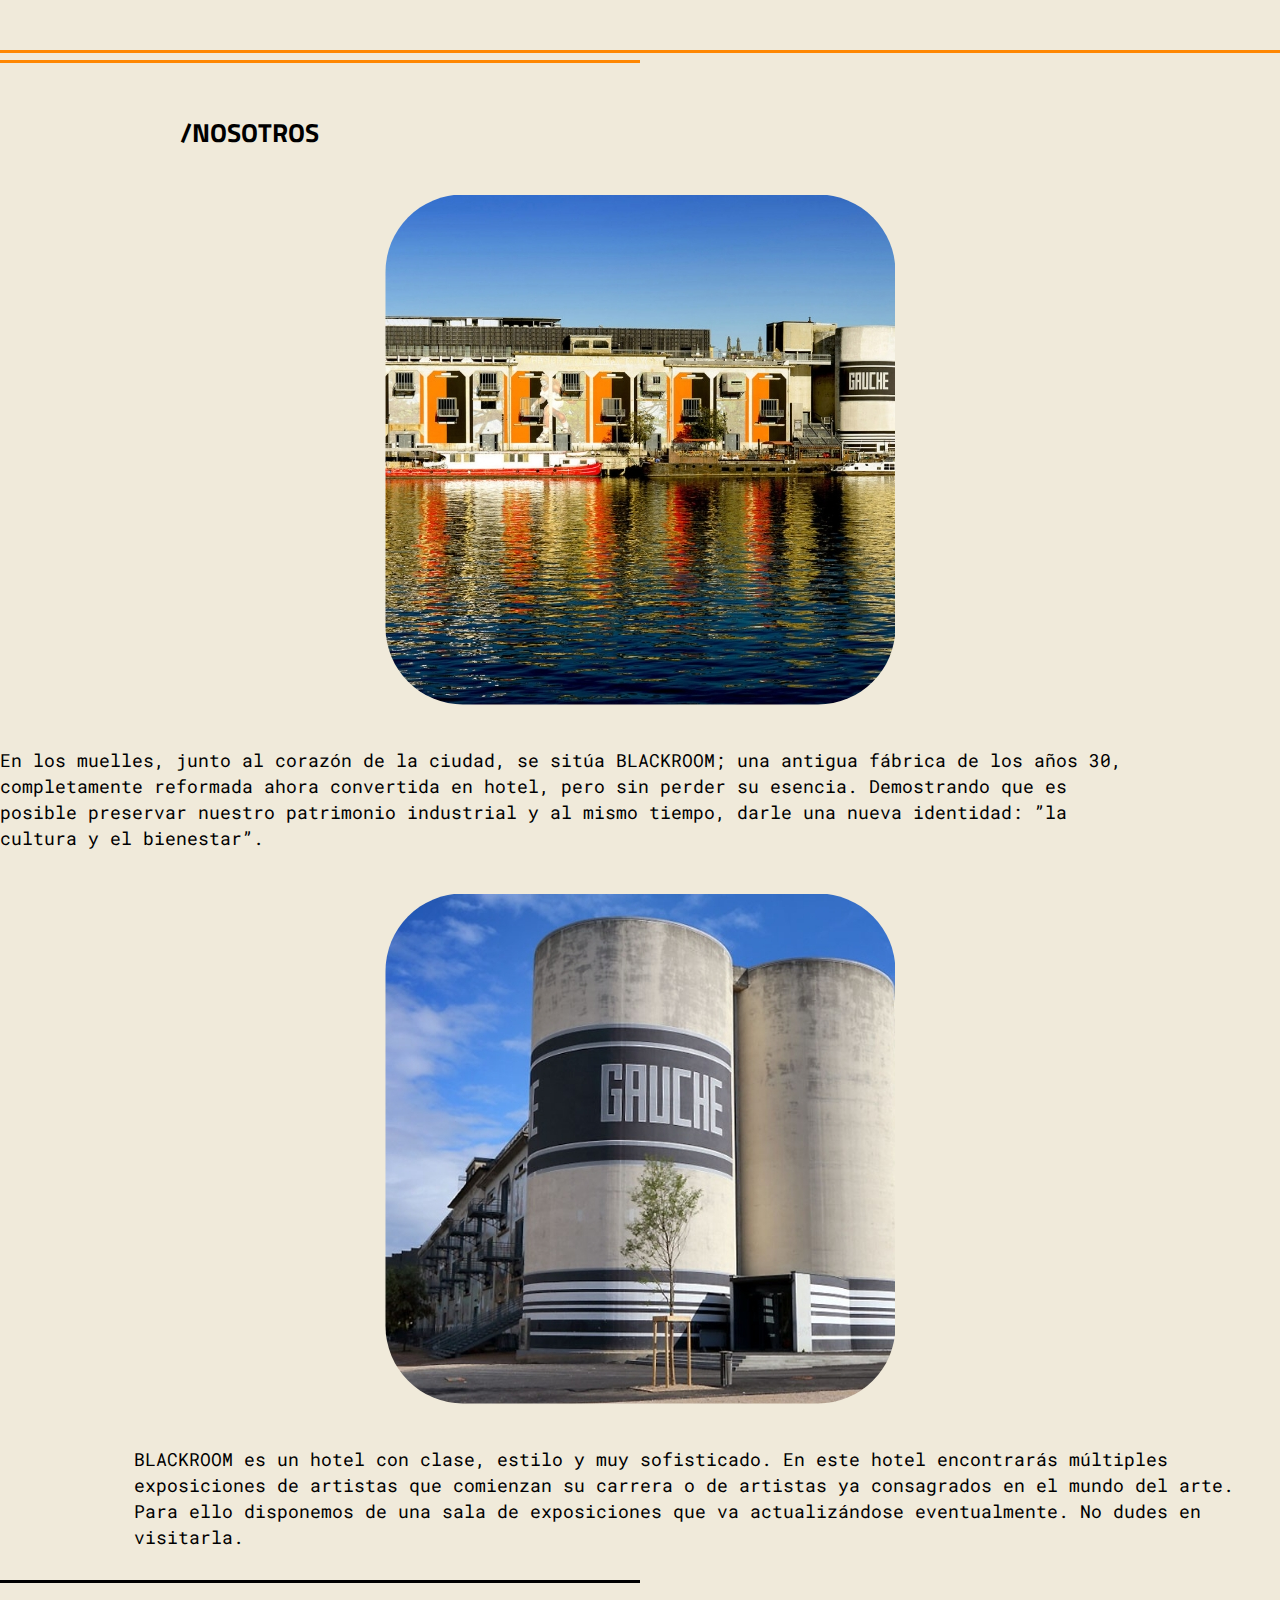
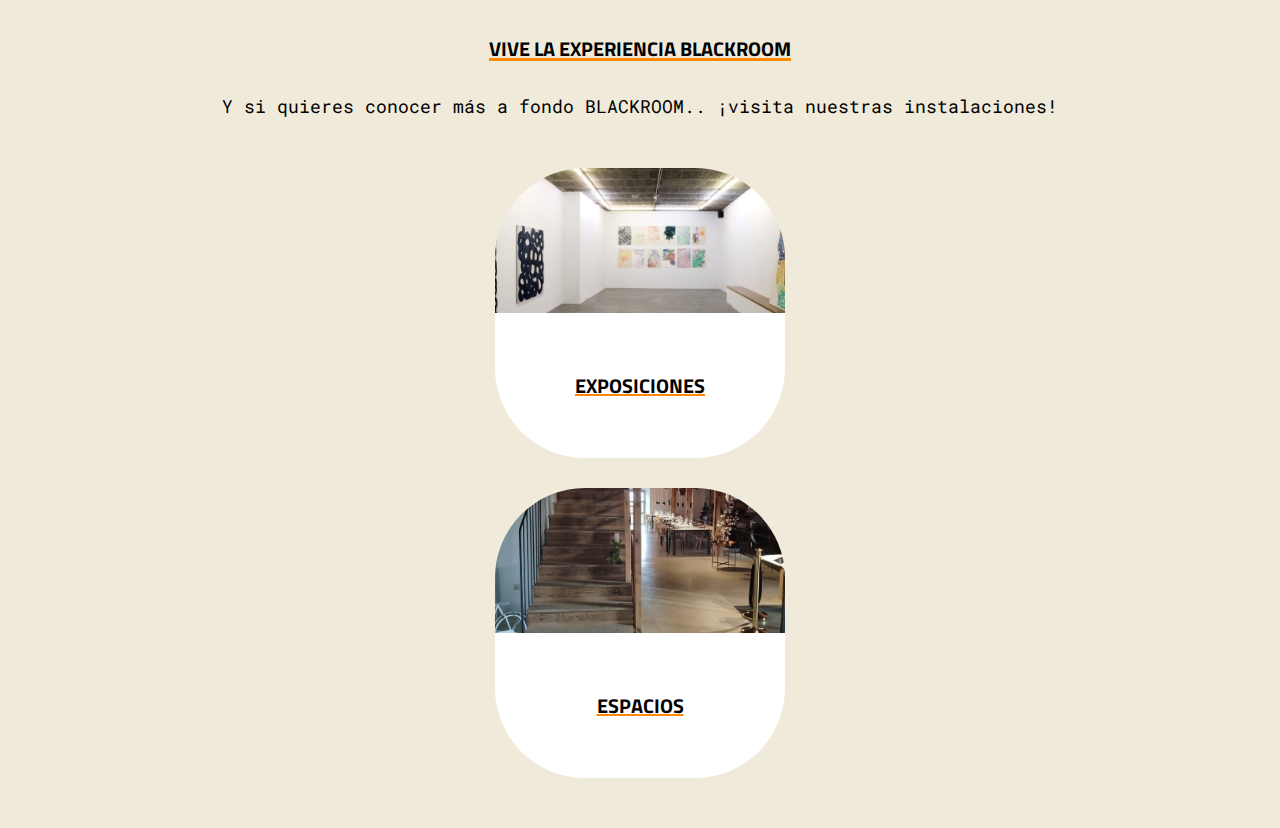
<file: nosotros.html>
<!DOCTYPE html>
<html lang="en">
    <head>
        <meta charset="UTF-8">
        <meta http-equiv="X-UA-Compatible" content="IE=edge">
        <meta name="viewport" content="width=device-width, initial-scale=1.0">
        <title>Blackroom</title>
        <link rel="preconnect" href="https://fonts.googleapis.com">
        <link rel="preconnect" href="https://fonts.gstatic.com" crossorigin>
        <link href="https://fonts.googleapis.com/css2?family=Roboto+Mono:wght@400;600&family=Titillium+Web:wght@700&display=swap" rel="stylesheet">
        <link href="https://cdn.jsdelivr.net/npm/bootstrap@5.1.3/dist/css/bootstrap.min.css" rel="stylesheet" integrity="sha384-1BmE4kWBq78iYhFldvKuhfTAU6auU8tT94WrHftjDbrCEXSU1oBoqyl2QvZ6jIW3" crossorigin="anonymous">
        <link rel="stylesheet" href="css/style.css">
    </head>
<body>
<main class="container">
    <section class="nosotros">
        <div class="borde__nueve"></div>
        <div class="borde__diez"></div>

        <h2 class="nosotros__titulo">/Nosotros</h2>

                <div class="row g-0">    
                    <div class="tajeta__nosotros d-flex-column d-lg-flex align-items-center">
                        <figure class="nosotros__imagen col-12 col-lg-7">
                            <img src="img/hotel__rio.jpg" class="nosotros__foto" alt="vistas panorámicas del hotel Blackroom">
                        </figure> 

                        <p class="nosotros__texto col-12 col-lg-5">En los muelles, junto al corazón de la ciudad, se sitúa BLACKROOM; una antigua fábrica de los años 30, completamente reformada ahora convertida en hotel, pero sin perder su esencia. Demostrando que es posible preservar 
                            nuestro patrimonio industrial y al mismo tiempo, darle una nueva identidad: ”la cultura y el bienestar”.
                        </p>
                    </div>    
                </div>

                <div class="row g-0">
                    <div class="tajeta__nosotros d-flex-column d-lg-flex align-items-center">
                        <figure class="nosotros__imagen col-lg-7 order-2">
                            <img src="img/gauche.jpg" class="gauche__foto" alt="lateral del hotel Blackroom. Antigua chimenea. Rótulo Gauche">
                        </figure> 
                    
                        <p class="gauche__texto col-lg-5 order-1">
                            BLACKROOM es un hotel con clase, estilo y muy sofisticado.
                            En este hotel encontrarás múltiples exposiciones de artistas que comienzan su carrera o de artistas ya consagrados en el mundo del arte.  
                            Para ello disponemos de una sala de exposiciones que va actualizándose eventualmente. No dudes en visitarla.
                        </p>
                    </div>    
                </div>
                    
        


        <div class="separador__nosotros"></div>

        <h3 class="subtitulo__nosotros">Vive la experiencia Blackroom</h3>
        <p class="texto__subtitulo__nosotros">Y si quieres conocer más a fondo BLACKROOM.. ¡visita nuestras instalaciones!</p>
    

        <div class="row g-0">
                <div class="tarjeta__expo col-md-6">
                    <a href="../html blackroom/expo.html">
                    <div>
                        <img src="img/salaexpo.jpg" class="foto__expo" alt="sala de exposiciones Blackroom">
                    </div>
                    <div class="dato__expo">
                        <h3 class="titulo__expo">Exposiciones</h3>
                    </div>
                    </a>
                </div>
            
                <div class="tarjeta__espacios col-md-6">
                    <a href="../html blackroom/espacios.html">
                    <div>
                        <img src="img/escalera.jpg" class="foto__espacios" alt="entrada, hall Blackroom hotel">
                    </div>
                    <div class="dato__espacios">
                        <h3 class="titulo__espacios">Espacios</h3>
                    </div>
                    </a> 
                </div>
        </div>
    </section>

</main>

<script src="https://cdn.jsdelivr.net/npm/bootstrap@5.2.0-beta1/dist/js/bootstrap.bundle.min.js" integrity="sha384-pprn3073KE6tl6bjs2QrFaJGz5/SUsLqktiwsUTF55Jfv3qYSDhgCecCxMW52nD2" crossorigin="anonymous"></script>
</body>
</html>
</file>
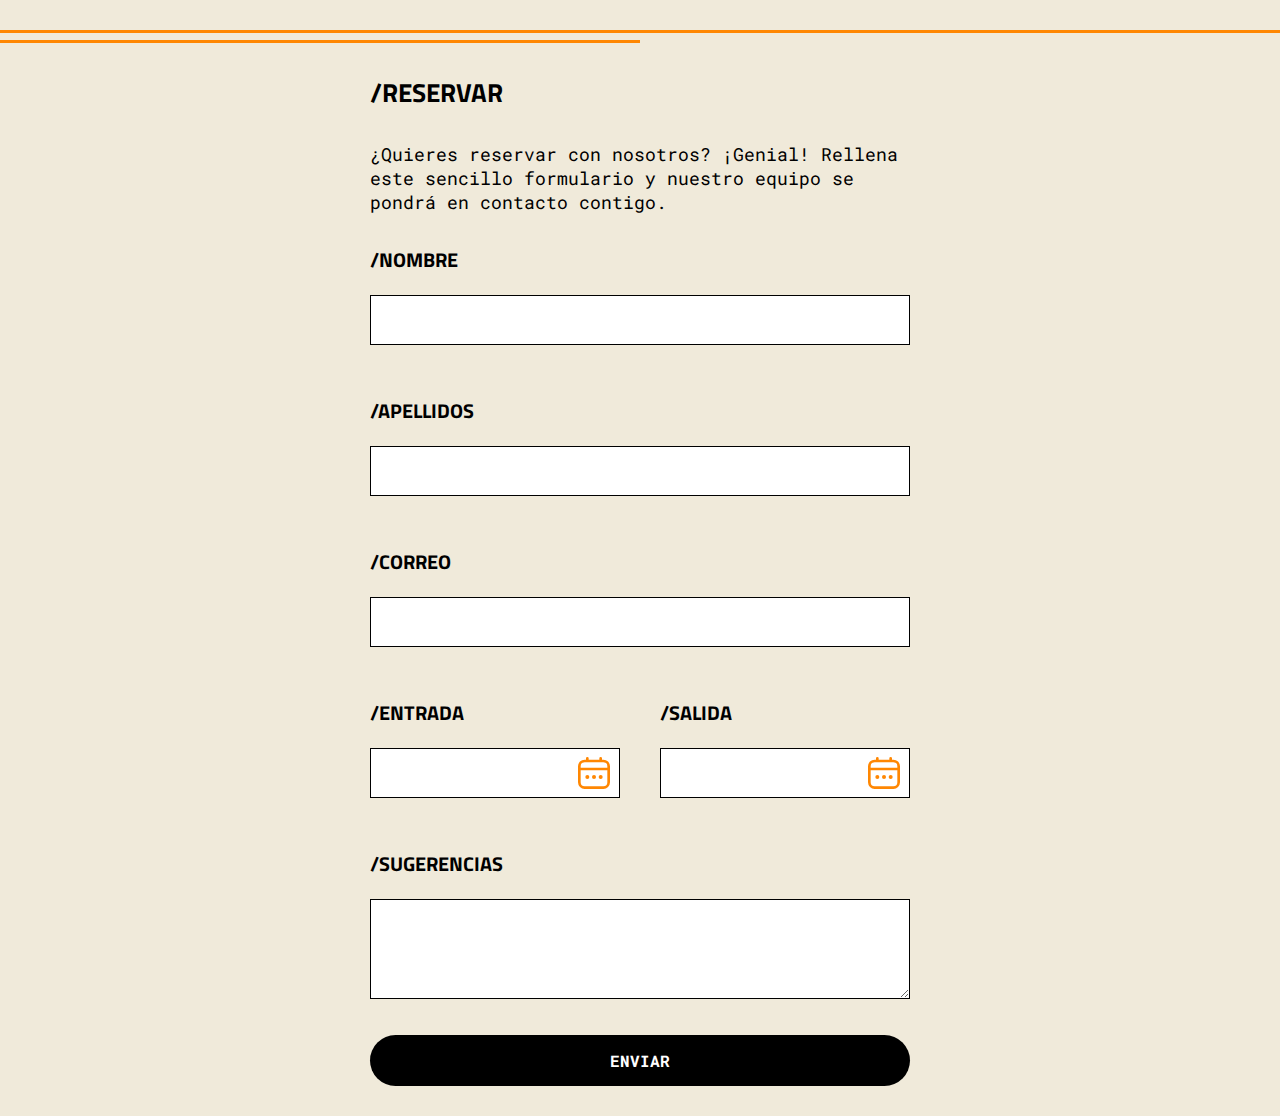
<file: reservar.html>
<!DOCTYPE html>
<html lang="en">
    <head>
        <meta charset="UTF-8">
        <meta http-equiv="X-UA-Compatible" content="IE=edge">
        <meta name="viewport" content="width=device-width, initial-scale=1.0">
        <title>Blackroom</title>
        <link rel="preconnect" href="https://fonts.googleapis.com">
        <link rel="preconnect" href="https://fonts.gstatic.com" crossorigin>
        <link href="https://fonts.googleapis.com/css2?family=Roboto+Mono:wght@400;600&family=Titillium+Web:wght@700&display=swap" rel="stylesheet">
        <link href="https://cdn.jsdelivr.net/npm/bootstrap@5.1.3/dist/css/bootstrap.min.css" rel="stylesheet" integrity="sha384-1BmE4kWBq78iYhFldvKuhfTAU6auU8tT94WrHftjDbrCEXSU1oBoqyl2QvZ6jIW3" crossorigin="anonymous">
        <link rel="stylesheet" href="css/style.css">
    </head>
<body>
<main class="container">
    <section class="reservar">
        <div class="borde__trece"></div>
        <div class="borde__catorce"></div>

        <h2 class="reservar__titulo">/Reservar</h2>
        <p class="reservar__texto">¿Quieres reservar con nosotros? ¡Genial! Rellena este sencillo formulario y nuestro equipo se pondrá en contacto contigo. 
        </p>

        <div class="separador"></div>

        <section class="formulario">
            <form>
                <h3 class="reservar__subtitulos">/Nombre</h3>
                <input type="text" class="nombre">

                <h3 class="reservar__subtitulos">/Apellidos</h3>
                <input type="text" class="apellidos">

                <h3 class="reservar__subtitulos">/Correo</h3>
                <input type="text" class="email">

                <div class="check">
                    <div class="checkin">
                        <h3 class="reservar__subtitulos">/Entrada</h3>
                        <input type="text" class="entrada">
                    
                    </div>

                    <div class="checkout">
                        <h3 class="reservar__subtitulos">/Salida</h3>
                        <input type="text" class="salida">
                        
                    </div>
                </div>
                <h3 class="reservar__subtitulos">/Sugerencias</h3>
                <textarea class="sugerencias"></textarea>

                <input type="submit" value="enviar" class="enviar">
            </form>
        </section>

    </section>

</main>

<script src="https://cdn.jsdelivr.net/npm/bootstrap@5.2.0-beta1/dist/js/bootstrap.bundle.min.js" integrity="sha384-pprn3073KE6tl6bjs2QrFaJGz5/SUsLqktiwsUTF55Jfv3qYSDhgCecCxMW52nD2" crossorigin="anonymous"></script>
</body>
</html>
</file>
<file: css/style.css>
/* reset */
input,textarea {width:100%; outline:none; font-size:16px; resize:vertical;}
* {margin:0;box-sizing: border-box;}
ul {list-style: none;padding: 0; margin:0;}
img, figure {max-width: 100%;display: block;height: auto}
a {text-decoration: none; color: none;}
h1,h2,h3,h4,h5,h6, {margin:0; font-family: 'titillium web';}
p {margin:0; font-family: 'roboto mono';}

/* MI TEMA */

  /* PALETA */
:root {
    --naranja: #FF8702;
    --crema:#F0EADA;
}

body{
    font-family: 'Roboto Mono', monospace;
    font-family: 'Titillium Web', sans-serif;
    height: 100vh;
}

/*/////////////////////////////////////////////////////////////////////////
/////////////////////////////////INDEX/////////////////////////////////////
/////////////////////////////////////////////////////////////////////////*/

/*CABECERA INDEX*/

.cabecera { background-color: black; z-index:}

.cabecera__contenido {
    width: 100%;
    height: 50px;
    display: flex;
    justify-content: space-between;
    align-items: center;
    background-color: black;
    position: fixed;
}

.cabecera__logo { 
width: 150px;
height: 50px;
padding: 15px;
}

.cabecera__logo:hover { background-color: var(--naranja);}

.cabecera__burger{
    display: flex;
    flex-direction: column;
    justify-content: space-between;
    width: 50px;
    height: 50px;
    padding: 16px 12px;
    background-color: black;
}

.cabecera__burger > div {
    height:3px;
    background-color: var(--crema);
    transition: 0.5s;
}

.cabecera__nav{
    display: none;
    position: absolute;
    top:50px;
    left:0;
    background-color: black;
    width: 100%;
    height: calc(100vh - 50px);
}




#check:checked ~ .cabecera__burger .palitouno{
    transform: translateY(6px) rotate(-45deg);
    background-color: var(--naranja);
}

#check:checked ~ .cabecera__burger .palitotres{
    transform: translateY(-6px) rotate(-45deg);
    background-color: var(--naranja);
}

#check:checked ~ .cabecera__burger .palitodos{
    transform: rotate(45deg);
    background-color: var(--naranja);
}

#check:checked ~ .cabecera__nav {
    display: flex;
    align-items: center;
    justify-content: center;   
}


.cabecera__li{
    margin: 40px;
    text-align: left;
}

.cabecera__link{
    color: var(--naranja);
    font-family: 'titillium web';
    font-size: 22px;
    text-transform: uppercase;
    font-weight: bold;
}

.cabecera__link:hover { color: var(--crema);}


/* MENU INDEX */

/*portada*/

.container {
    max-width: 100%;
    background-color: transparent;
    margin:0;
    padding: 0;
}

.portada {
    background-color: black;
    padding-top: 70px;
    padding-bottom: 30px;
}

.borde__uno {
    width:100%;
    height: 3px;
    background-color:var(--crema);
    margin-bottom: 7px;   
    
}

.borde__dos {
    width:50%;
    height: 3px;
    background-color: var(--crema);
    margin-bottom: 30px;
}

.slogan {
    font-size: 22px;
    font-weight: bold;
    line-height: 21px;
    letter-spacing: 2px;
    color:var(--crema);
    text-transform: uppercase;
    text-align: center;
    margin: 30px 31px;
    margin-bottom: 30px;
}

.imagen__portada{
    border-radius: 30%;
    width: 290px;
    height: 290px;
    margin: auto;
}

.subportada{
    display: flex;
    flex-direction: column;
    align-items: center;
    justify-content: space-between;
    background-color: black;
}

.titulo {
    font-size: 22px;
    font-weight: bold;
    text-align: center;
    text-transform: uppercase;
    color:var(--naranja);
}

.fecha {
    font-size: 18px;
    font-weight: bold;
    color:var(--crema);
    padding-bottom: 30px;
    margin-left: 125px;
}

/*boton visitar*/
.div-boton { width: 128px;
    height:50px;
    border-radius: 30px;
    border: 3px solid var(--crema);
    padding-top: 4px;
    padding-left: 11px;
    margin: auto;
}
.div-boton a {color: var(--crema);}

.boton-personalizado { 
    font-family: 'Roboto mono';
    text-align: center;
    font-size: 23px;
    text-transform: uppercase;
    font-weight: bold;
}

/*servicios*/

.servicios{
    background-color: white;
    padding-top: 30px;
}

.borde__tres {
    width:100%;
    height: 3px;
    background-color: black;
    margin-bottom: 7px; 
    
}

.borde__cuatro {
    width:50%;
    height: 3px;
    background-color:black;
    margin-bottom: 30px;
}

.lujo, .eventos, .restaurante, .pet {
    font-family: 'titillium web';
    font-size: 20px;
    text-transform: uppercase;
    text-align: center;
    margin-bottom: 30px;
}

.icono__camara, .icono__utensilios, .icono__pet {margin: auto;
margin-bottom: 15px;}

.icono__lujo { 
    margin: auto;
    margin-bottom: 27px;
}



/*destacados*/
.destacados{
    background-color: var(--crema);
    padding-bottom: 30px;
    padding-top: 30px;
}

.borde__cinco {
    width:100%;
    height: 3px;
    background-color:var(--naranja);
    margin-bottom: 7px; 
}

.borde__seis{
    width:50%;
    height: 3px;
    background-color:var(--naranja);
    margin-bottom: 30px;
}

.destacados__subtitulo {
    font-family: 'roboto mono';
    font-size: 14px;
    text-transform: uppercase;
    font-weight: 600;
    margin-left: 15px;
    margin-top: 30px;
    margin-bottom: 15px;
}

.destacados__titulo, .destacados__titulo__apetit, .destacados__titulo__biblio, .destacados__titulo__descanso  {
    text-align: left;
    text-transform: uppercase;
    text-decoration: underline var(--naranja);
    font-weight: bold;
    font-size: 20px;
    margin-left: 80px;
    margin-right: 94px;
    margin-bottom: 15px;
}

.destacados__imagen {
    border-radius: 30%;
    margin: auto;
    margin-top: 15px;
    margin-bottom: 15px;
}

.naranja, .naranja__apetit, .naranja__biblio {
    width:120px;
    height:26px;
    background-color: var(--naranja);
    margin-left: 44px;
    margin-bottom: 15px;
}

.destacados__fecha {
    font-family:'Roboto Mono';
    font-size: 16px;
    padding-top: 4px;
    font-weight: bold;
    text-align: center;
    text-transform: uppercase;
}

.destacados__texto, .destacados__texto__apetit, .destacados__texto__biblio, .destacados__texto__reserva {
    margin: 0 44px;
    margin-bottom: 20px;
}

/*pildora__mas*/

.destacados__mas {display: none;}

.pildora__mas {position: relative;}

.saber__mas, .saber__mas__biblio, .saber__mas__apetit, 
.bonapetit__saber__mas, .biblioteca__saber__mas{
    position: relative;
    width: 50px;
    height: 50px;
    border-radius: 100%;
    border:3px solid black;
    margin: auto;
    padding: 15px;  
} 

.destacados__vertical{
    position: absolute;
    background-color:black;
    height: 26px;
    width: 3px;
    top: 0;
    left: 0;
    right: 0;
    bottom: 0;
    margin: auto;
}  

.destacados__horizontal{
    position: absolute;
    background-color: black;
    height: 3px;
    width: 26px;
    top:0;
    left: 0;
    right: 0;
    bottom: 0;
    margin: auto;
}  

.separador {
    width:50%;
    height: 3px;
    background-color:black;
    margin-bottom: 30px;
    margin-top: 30px;
}

.boton__reserva a { color:var(--crema);}

.boton__reserva {
    display: block;
    width: 100px;
    height: 35px ;
    text-align: center;
    background-color: black;
    text-transform: uppercase;
    font-family: 'Roboto mono';
    font-size: 14px;
    font-weight: bold;
    margin: auto;
    border-radius: 40px;
    padding: 9px;
    padding-bottom: 30px;
}

    .boton-personalizado:hover { color:black;}

    .div-boton:hover {
        background-color: var(--crema);
    }

    .div-boton:hover .boton-personalizado {color:black}

    .cabecera__link:hover { color: var(--crema);}

    

    .boton__reserva a:hover { color:var(--naranja);}


    .saber__mas__apetit:hover,
    .saber__mas__biblio:hover { background-color: black;}

    .saber__mas__apetit:hover .destacados__mas { color: var(--crema);}
    .saber__mas__biblio:hover .destacados__mas { color: var(--crema);}

    

    


/* PIE */
.pie {
    background-color: black;
    padding-top: 30px;
}

.logo__pequeño{
    
    width: 38px;
    height: 38px;
    margin: auto;
}

.pie__logo {
    padding-bottom: 30px;
}

.redes {
    display: flex;
    align-items: center;
    justify-content: space-between;
    padding-bottom: 30px;
}
.menu__item{
    display: block;
    width: 40px;
    height: 40px;
    margin-left: 15px;
    margin-right: 15px;
    background-color: var(--crema);
    border-radius: 100%;
    font-size: 14px;
    font-family: 'titillium web';
    font-weight: bold;
    text-transform: uppercase;
    text-align: center;
    line-height: 42px;
    cursor: pointer;
    z-index: 999;
}

.menu__item a {color:black;}

.menu__item:hover {background-color: var(--naranja);}

.marcador, .sobre, .telefono {
    width: 20px;
    margin: auto;
    padding-bottom: 15px;
}

.direccion__hotel, .direccion__calle, 
.direccion__postal, .direccion__correo, 
.direccion__telefono, .copy {
    font-family: 'Roboto mono';
    font-weight: normal;
    color:var(--crema);
    text-transform: capitalize;
    font-size: 16px;
    line-height: 26px;
    text-align: center;
}

.direccion__postal, .direccion__telefono,
.copy { padding-bottom: 30px;}

.direccion__correo { 
    text-transform: none;
    padding-bottom: 20px;} 

.copy {margin-bottom: 0;}




/*/////////////////////////////////////////////////////////////////////////
/////////////////////////////////EXPO/////////////////////////////////////
/////////////////////////////////////////////////////////////////////////*/

/*Ahora*/

.expo {
    background-color:var(--crema);
    padding-top: 20px;
    padding-bottom: 30px;
}

.borde__cinco {
    width:100%;
    height: 3px;
    background-color:var(--naranja);
    margin-bottom: 7px;    
    }

.borde__seis {
    width:50%;
    height: 3px;
    background-color: var(--naranja);
    margin-bottom: 30px;
    }


.expo__titulo {
    font-family: 'titillium web';
    font-size: 26px;
    font-weight: bold;
    text-transform: uppercase;
    text-align: center;
    padding-bottom: 30px;
    }


.carousel-inner { 
    width: 290px; 
    height: 290px;
    margin: auto;
    border-radius: 90px;
    margin-bottom: 30px;
}    


.carousel-control-next {
    right: 35px;
}
.carousel-control-prev {
    left: 35px;
}

.protagonista {
    font-size: 36px;
    font-weight: bold;
    text-transform: uppercase;
    color: var(--naranja);
    text-align: center;
}

.protagonista__fecha {
    font-family: 'Roboto Mono';
    font-size: 16px;
    text-align: center;
}

.protagonista__texto, .artista__texto {
    font-size: 18px;
    padding: 0 53px;
}

.protagonista__texto {padding-bottom: 30px;}

.separador {
    width:50%;
    height: 3px;
    background-color: black;
    }

.artista__titulo {
    font-size: 20px;
    font-weight: bold;
    text-transform: uppercase;
    text-align: center;
    margin-bottom: 30px;
}

.artista__foto {
    border-radius: 90px;
    margin: auto;
    padding-top: 30px;
}

.titulos__ficha {
    font-size: 16px;
    text-transform: uppercase;
    font-weight: bold;
    color: var(--naranja);
    margin-bottom: 15px;
    margin-left: 50px;
}
.texto__ficha {
    font-family: 'Roboto Mono';
    font-size: 16px;
    margin: 0 50px;
    margin-bottom: 15px;
}


/*Próximas*/
.proximas {
    margin-top: 30px;
    margin-bottom: 30px;
}

.anteriores {
    background-color: var(--crema);
    padding-bottom: 30px;
}

.borde__siete {
    width:100%;    
    height: 3px;
    background-color:black;
    margin-bottom: 7px;    
}

.borde__ocho {
    width:50%;
    height: 3px;
    background-color: black;
    margin-bottom: 30px;
}

.ahora__titulo, .proximas__titulo, .anteriores__titulo {
    font-size: 20px;
    font-weight: bold;
    text-transform: uppercase;
    text-decoration: underline 3px var(--naranja);
    text-align: center;
    margin-bottom: 30px;
}

.tarjeta__uno, .tarjeta__tres, .tarjeta__cuatro {margin-bottom: 30px;}

.tarjeta__dos {margin-bottom: -15px;}

.tarjeta_foto {
    border-radius: 90px 90px 0 0;
    margin: auto;
}

.datos__tarjeta {
    display: flex;
    flex-direction: column;
    justify-content: center;
    align-items: center;
    background-color: var(--crema);
    width: 290px;
    height: 145px;
    border-radius: 0 0 90px 90px;
    margin: auto;
    padding: 0 69px;
}

.datos__autora {
    font-size: 22px;
    text-transform: uppercase;
    text-align: left;
    border-bottom: 3px solid var(--naranja);
    padding-bottom: 10px;
}

.datos__fecha {
    font-family: 'Roboto mono';
    font-size: 16px;
}


.separador__naranja {
    width:50%;
    height: 3px;
    background-color: var(--naranja);
    margin-bottom: 30px;
}

.tarjeta__tres .datos__tarjeta {background-color: white;}

.tarjeta__cuatro .datos__tarjeta {background-color: white;}


.texto__anteriores {
    font-family: 'Roboto Mono';
    font-size: 16px;
    padding: 0 50px 30px;
}

.pildora__mas {position: relative;}

.saber__mas__letras{
    position: relative;
    width: 56px;
    height: 38px;
    border-radius: 18px;
    border:3px solid black;
    background-color: var(--crema);
    margin: auto;
    padding: 15px;      
}

.saber__mas__letras:hover { background-color: black;}

.destacados__mas__letras {
    display: block;
    position: absolute;
    font-family: 'Roboto mono';
    color:black;
    font-size: 18px;
    font-weight: bold;
    text-transform: uppercase;
    bottom: 0;
    left: 9px;
    top: 5px;
}

.saber__mas__letras:hover .destacados__mas__letras { color: var(--crema);}

/*/////////////////////////////////////////////////////////////////////////
/////////////////////////////////NOSOTROS/////////////////////////////////////
/////////////////////////////////////////////////////////////////////////*/
.nosotros{
    background-color: var(--crema);
    padding-bottom: 30px;
    padding-top: 30px;
}

.borde__nueve {
    width:100%;
    height: 3px;
    background-color:var(--naranja);
    margin-bottom: 7px; 
}

.borde__diez{
    width:50%;
    height: 3px;
    background-color:var(--naranja);
    margin-bottom: 30px;
}

.nosotros__titulo {
    font-family: 'titillium web';
    font-size: 26px;
    font-weight: bold;
    text-transform: uppercase;
    text-align: center;
    margin-bottom: 0;
}

.nosotros__imagen {margin-bottom: 0;}

.nosotros__foto, .gauche__foto {
    margin: auto;
    padding: 42.5px;
    border-radius: 120px;
}

.nosotros__texto, .visitanos {
    font-family: 'Roboto Mono';
    font-size: 16px;
    padding: 0 50px;
}

.gauche__texto { 
    font-family: 'Roboto Mono';
    font-size: 16px;
    padding: 0 50px 30px;
}


.separador__nosotros {
    width:50%;
    height: 3px;
    background-color:black;
    margin-bottom: 30px;
}

.tarjeta__expo a, .tarjeta__espacios a { color: black;}

.subtitulo__nosotros {
    font-size: 20px;
    font-weight: bold;
    text-transform: uppercase;
    text-decoration: underline 3px var(--naranja);
    text-align: center;
    margin-bottom: 30px;
    padding: 0 50px;
}

.texto__subtitulo__nosotros {
    padding: 0 50px 30px;
}

.foto__expo, .foto__espacios {
    width: 290px;
    border-radius: 90px 90px 0 0;
    margin: auto;
}

.dato__expo, .dato__espacios {
    width: 290px;
    height: 145px;
    border-radius: 0 0 90px 90px;
    background-color: white;
    margin: auto;
    display: flex;
    flex-direction: column;
    justify-content: center;
    align-items: center;
    margin-bottom: 30px;
}

.dato__espacios {margin-bottom: 0;}

.titulo__expo, .titulo__espacios {
    text-align: center;
    text-transform: uppercase;
    text-decoration: underline var(--naranja);
    font-size: 20px;
}

/*/////////////////////////////////////////////////////////////////////////
/////////////////////////////////ESPACIOS/////////////////////////////////////
/////////////////////////////////////////////////////////////////////////*/

.espacios{
    background-color: var(--crema);
    padding-top: 30px;
}

.borde__once {
    width:100%;
    height: 3px;
    background-color:var(--naranja);
    margin-bottom: 7px; 
}

.borde__doce{
    width:50%;
    height: 3px;
    background-color:var(--naranja);
    margin-bottom: 30px;
}

.espacios__titulo {
    font-family: 'titillium web';
    font-size: 26px;
    font-weight: bold;
    text-transform: uppercase;
    text-align: center;
    padding-bottom: 30px;
    margin-bottom: 0;
}

.espacios__subtitulos {
    font-size: 20px;
    font-weight: bold;
    text-transform: uppercase;
    text-decoration: underline 3px var(--naranja);
    text-align: center;
    margin-bottom: 30px;
}

.descanso__texto, .living__texto {
    font-family: 'Roboto Mono';
    font-size: 18px;
    padding: 0 50px 30px;
}

.bonapetit__texto, .biblioteca__texto {
    font-family: 'Roboto Mono';
    font-size: 18px;
    padding: 0 50px 30px 57px;
}

.descanso__foto, .bonapetit__foto, .living__foto, .biblioteca__foto {
    margin: 0 30px;
    border-radius: 90px;
    margin-bottom: 30px;
} 

.descanso__reservar {
    display: block;
    width: 100px;
    height: 35px ;
    text-align: center;
    background-color: black;
    text-transform: uppercase;
    color: white;
    font-family: 'Roboto mono';
    font-size: 14px;
    font-weight: bold;
    margin: auto;
    border-radius: 40px;
    padding: 9px;
    padding-bottom: 30px;
    margin-bottom: 30px;
}

.descanso__reservar:hover { color: var(--naranja);}

.separador__espacios {
    width:50%;
    height: 3px;
    background-color:black;
    margin-bottom: 30px;
}

.saber__mas, .bonapetit__saber__mas, .biblioteca__saber__mas {margin-bottom: 30px;}

/*/////////////////////////////////////////////////////////////////////////
/////////////////////////////////RESERVAR/////////////////////////////////////
/////////////////////////////////////////////////////////////////////////*/

.reservar{
    background-color: var(--crema);
    padding-bottom: 30px;
    padding-top: 30px;
}

.borde__trece {
    width:100%;
    height: 3px;
    background-color:var(--naranja);
    margin-bottom: 7px; 
}

.borde__catorce{
    width:50%;
    height: 3px;
    background-color:var(--naranja);
    margin-bottom: 30px;
}

.reservar__titulo {
    font-family: 'titillium web';
    font-size: 26px;
    font-weight: bold;
    text-transform: uppercase;
    text-align: center;
    padding-bottom: 30px;
}

.reservar__texto {
    font-family: 'Roboto Mono';
    font-size: 18px;
    padding: 0 50px;
}

.reservar__subtitulos {
    font-size: 20px;
    font-weight: bold;
    text-transform: uppercase;
    text-align: left;
    margin-bottom: 20px;
    margin-top: 30px;
}

.formulario{
    padding: 0 20px 0;
}

.nombre, .apellidos, .email{
    width: 100%;
    min-height: 50px;
    
    font-size: 16px;
    text-transform: uppercase;
    border: 1px solid black;
    margin-bottom: 20px; 
    outline: none;
    color:black;
    font-family: inherit;
}

.entrada, .salida {
    background-image: url(../img/calendario.svg);
    background-repeat: no-repeat;
    background-position: right;
    background-size: calc(.75em + 2.375rem) calc(1em + 1rem);
    width: 130px;
    min-height: 50px;
    font-size: 16px;
    text-transform: uppercase;
    border: 1px solid black;
    margin-bottom: 20px; 
    outline: none;
    color:black;
    font-family: inherit;
}

.check{
    display: flex;
    justify-content: space-between;
}

.checkin, .checkout {
display: flex;
flex-direction: column;

}

.sugerencias {
    width: 100%;
    min-height: 100px;
    font-size: 16px;
    text-transform: uppercase;
    border: 1px solid black;
    margin-bottom: 30px; 
    outline: none;
    color:black;
    font-family: inherit;
}

.text{
    resize: vertical;
    min-height: 140px;
}

.enviar{
    width:100%;
    background-color: black;
    color: white;
    font-family: 'Roboto Mono';
    font-size: 16px;
    text-transform: uppercase;
    padding: 15px 15px;
    border-radius: 30px;
    font-weight: bold;
    border: none;
    
}

.name:focus, .mail:focus, .text:focus{
    border-color: var(--naranja);
}




/*/////////////////////////////////////////////////////////////////////////
/////////////////////////////////INDEX TABLET/////////////////////////////////////
/////////////////////////////////////////////////////////////////////////*/
@media (min-width:768px){

/*CABECERA TABLET*/
.cabecera{ height: 60px;}

.cabecera__logo{
    width: 180px;
    height: 60px;
}

/*FINAL CABECERA TABLET*/



    .container {max-width: 100%;}

    /*PORTADA*/
    .imagen__portada{
        width: 600px;
        height: 600px;
    }

    .slogan {
        font-size: 26px;
        font-weight: bold;
        line-height: 21px;
        letter-spacing: 2px;
        color:var(--crema);
        text-transform: uppercase;
        text-align: center;
        margin: 30px 60px;
        margin-bottom: 30px;
    }
    
    .subportada {
        margin:0 44px;
    }
    
    .titulo {
        font-size: 36px;
        font-weight: bold;
        text-align: center;
        text-transform: uppercase;
        color:var(--naranja);
    }
    
    .fecha {
        font-size: 20px;
        font-weight: bold;
        color:var(--crema);
        margin-left: 194px;
    }
    
    
    .visitar {
        display: block;
        position: absolute;
        font-family: 'Roboto mono';
        font-weight: bold;
        font-size: 23px;
        color: white;
        text-align: center;
        text-transform: uppercase;
        bottom: 0;
    }

/*SERVICIOS*/
.iconos {
    display: flex;
    flex-wrap: wrap;
    padding: 0 44px;      }

.lujo, .eventos, .restaurante, .pet {font-size: 24px;}

/*DESTACADOS*/
.destacados__subtitulo {
    font-size: 20px;
    padding: 0 44px;}

.destacados__titulo__apetit, .destacados__titulo__biblio, .destacados__titulo__descanso { 
    font-size: 24px;
    text-align: left;
    margin-bottom: 5px;
    margin-top: 30px;
    margin-left: 0px;   
}

.destacados__imagen {
    width: 290px;
    height: 290px;
    margin: 30px 65px;
}

.naranja__apetit, .naranja__biblio {margin-left: 0;}

.destacados__fecha {
    font-size: 16px;
    padding-top: 3px;
}

.destacados__texto__apetit, .destacados__texto__biblio, .destacados__texto__reserva {
    font-size: 20px;
    margin-left: 0;
    margin-right: 70px;
}

/*pildora__mas*/
.destacados__horizontal, .destacados__vertical {display:none;}

.pildora__mas {position: relative;}

.saber__mas, .saber__mas__apetit,
.saber__mas__biblio, .bonapetit__saber__mas, .biblioteca__saber__mas {
    position: relative;
    width: 56px;
    height: 38px;
    border-radius: 18px;
    border:3px solid black;
    margin-left:0;
    padding: 15px;  
}

.destacados__mas {
    display: block;
    position: absolute;
    font-family: 'Roboto mono';
    color:black;
    font-size: 18px;
    font-weight: bold;
    text-transform: uppercase;
    bottom: 0;
    left: 9px;
    top: 5px;
}

.separador {margin-top: 0;}

.destacados__texto__reserva {
    flex:1;
    display: block;
    font-size: 20px;
    margin-left: 0;
    margin-right: 70px;
    
    
}

.boton__reserva {
    flex:1;
    display: block;
    position: absolute;
    width: 110px;
    height: 38px ;
    font-size: 18px;
    font-weight: bold;
    border-radius: 40px;
    padding-top: 5px; 
    margin-top: 0;  
}


/*/////////FOOTER TABLET///////*/
    .marcador {padding-bottom: 10px;}

    .logo__pequeño {padding-top: 30px 0;}

    .redes { padding-bottom: 30px; }



/*/////////////////////////////////////////////////////////////////////////
/////////////////////////////////EXPO TABLET/////////////////////////////////////
/////////////////////////////////////////////////////////////////////////*/
    .expo__titulo {text-align: left; margin-left: 130px;}

    .carousel-inner { 
        width: 510px; 
        height: 510px;
        margin: auto;
        border-radius: 120px;
        margin-bottom: 30px;
    }    

    .carousel-control-next {
        right: 130px;
    }
    .carousel-control-prev {
        left: 130px;
    }

    .artista__texto { font-size: 18px;
        padding: 0 80px;}

    .protagonista__texto {
        font-size: 18px;
        padding: 0 180px;
    }

    .separador__expo {
        width:50%;
        height: 3px;
        background-color:black;
        margin-bottom: 30px;
        margin-top: 30px;
    }

    .artista__foto { 
        width: 330px;
        height: 330px;
        border-radius: 110px;
        padding-top: 0;
    }
    
    .artista__titulo {
        padding-top:80px; 
        padding-left: 0px;}

    .artista__texto { 
        padding: 0 40px;
        padding-top: 0;
        padding-bottom: 70px;}

    .anteriores {
            background-color: var(--crema);
            margin: 30px 0;
        }

    .tarjeta__uno, .tarjeta__tres{ margin-right: 40px;
        margin-bottom: 30px;}
    .tarjeta__dos, .tarjeta__cuatro { margin-bottom: 30px;
        margin-left: 40px;}

    
    .texto__anteriores { padding: 0 180px 30px;}


/*/////////////////////////////////////////////////////////////////////////
/////////////////////////////////NOSOTROS TABLET/////////////////////////////////////
/////////////////////////////////////////////////////////////////////////*/
    .nosotros__titulo {
        text-align: left;
        margin-left: 160px;    
    }

    .nosotros{ padding-bottom: 0};


    .nosotros__foto, .gauche__foto {
        margin-bottom: 0;
    }

    .nosotros__texto, .gauche__texto {
        font-size: 18px;
        padding: 0 170px;
        line-height: 26px;
    }

    .separador__nosotros {
        width:50%;
        height: 3px;
        background-color:black;
        margin-bottom: 30px;
        margin-top: 30px;
    }
    .texto__subtitulo__nosotros { padding: 0 162px 30px;}



/*/////////////////////////////////////////////////////////////////////////
/////////////////////////////////ESPACIOS TABLET/////////////////////////////////////
/////////////////////////////////////////////////////////////////////////*/

    .separador__espacios { width:70%;}

    .descanso, .bonapetit, .living, .biblioteca { display: flex;}

    .descanso__foto, .bonapetit__foto, .living__foto, .biblioteca__foto {
        margin:0;
        padding: 30px 30px;
        border-radius: 30%;     
    } 

    .espacios__titulo { 
        text-align: left;
        margin-left: 30px;
        padding-bottom: 0;
    }

    .espacios__subtitulos {
        text-align: left;
        margin-bottom: 0;
    }

    .descanso__texto, .living__texto, .bonapetit__texto, .biblioteca__texto{
        font-family: 'Roboto Mono';
        font-size: 18px;
        padding: 30px 0;
    }
    

    .descanso__info, .living__info {
        padding-top: 30px;
        padding-right: 30px;
        
    }
    .bonapetit__info, .biblioteca__info {
        padding-top: 30px;
        padding-left: 30px;
        
    }


    .descanso__reservar, .saber__mas, .bonapetit__saber__mas, .biblioteca__saber__mas { margin-left: 0;}

    

    .bonapetit .espacios__subtitulos,
    .biblioteca .espacios__subtitulos { text-align: left;}

    

/*/////////////////////////////////////////////////////////////////////////
/////////////////////////////////RESERVAR TABLET/////////////////////////////////////
/////////////////////////////////////////////////////////////////////////*/
    .reservar__titulo { text-align: left; padding-left: 130px;}
    
    .separador {display:none;}

    .reservar__texto, .formulario {padding: 0 124px;}

    .entrada, .salida {width: 250px;}



}



/*/////////////////////////////////////////////////////////////////////////
/////////////////////////////////INDEX ESCRITORIO/////////////////////////////////////
/////////////////////////////////////////////////////////////////////////*/
@media (min-width: 1280px){
    
/*CABECERA ESCRITORIO*/

.cabecera{
    width: 100%;
    height: 100px;
    background-color: black;
    display: block;
    padding: 0 12px;
    position: fixed;
}

.cabecera__logo{
    width: 250px;
    height: 80px;
    margin-left:0;
    padding-top: 30px;
    cursor: pointer;
    z-index: 999;
}

.cabecera__burger{ display: none;}

.cabecera__nav{
    display: block;
    position: absolute;
    background-color: transparent;
    top:50px;
    left:0;
    width: 100%;
    height: calc(100vh - 50px);
}


.cabecera__menu {
    display: flex;
    align-items: center;
    justify-content: flex-end;
    margin-top:-40px;
}

.cabecera__li{
    margin-bottom: 5px;
}

.cabecera__link{
    color: var(--naranja);
    font-family: 'titillium web';
    font-size: 22px;
    text-transform: uppercase;
    font-weight: bold;
}

/*FINAL CABECERA ESCRITORIO*/

        /* MENU */
/*PORTADA*/

    .portada {
        background-color: black;
        padding-top: 140Px;
        display: flex;
        flex-wrap: wrap;
    }
    .imagen__portada {
        margin-bottom: 50px;
    }

    .subportada {
        display: flex;
        flex-direction: column;
        margin: auto;
    }

    .slogan {
        font-size: 50px;
        line-height: 40px;
        text-align: left;
        margin-top: -5px;
        margin-left: 97px;
        margin-right: 110px;
        margin-bottom: 110px;
    }

    .titulo {
        font-size: 45px;
        font-weight: bold;
        text-align: left;
        margin-left:  97px;
        text-transform: uppercase;
        color:var(--naranja);    
    }
    

    .fecha {
        font-size: 22px;
        font-weight: bold;
        color:var(--crema);
        text-align: left;
        margin-left: 97px;
        padding-bottom: 20px;
    }

    .div-boton { 
        position: relative;
        width: 128px;
        height:50px;
        border-radius: 30px;
        border: 3px solid var(--crema);
        padding-top: 4px;
        padding-left: 11px;
        top:0;
        bottom: 0;
        left: -190px;
        right: 0;
    }


    /*servicios*/

    .servicios{padding-top: 50px;}

    .borde__cuatro {margin-bottom: 50px;}

    .lujo, .eventos, .restaurante, .pet {
        font-size: 24px;
        margin-bottom: 42px;
    }

    /*destacados*/

    .separador {display: none;}

    .destacados__subtitulo { padding: 0 200px;}

    .bonapetit, .señoras, .descanso { display: flex;
    justify-content: center;}

    .destacados__texto__reserva { margin-top: 20px;}

    .pildora__mas__apetit { display: flex; justify-content: flex-start;}
    

/*/////////////////////////////////////////////////////////////////////////
/////////////////////////////////EXPO ESCRITORIO/////////////////////////////////////
/////////////////////////////////////////////////////////////////////////*/


    .expo { padding-bottom: 60px;}

    .borde__cinco { margin-top: 60px;}
    .borde__seis { margin-bottom: 30px;}
    .expo__titulo {
        margin-bottom: 15px; 
        padding-bottom:0;}

        .carousel-inner { 
            width: 600px; 
            height: 600px;
        }    
        
        
        .carousel-control-next {
            right: 340px;
        }
        .carousel-control-prev {
            left: 340px;
        }

    .ahora__titulo { margin-bottom: 20px;}

    .protagonista {
        font-size: 50px;
    }
    
    .protagonista__fecha {
        margin-bottom: 30px;
    }

    .protagonista__texto {
        font-size: 18px;
        padding: 0 360px;
        margin-bottom: 60px;
    }

    .artista__texto { 
        font-size: 18px;
        padding-left: 130px;
        padding-right: 200px;
    }
    
    .separador__expo {
        margin-bottom: 60px;
        margin-top: 0;
    }

    .artista__titulo {
        text-align: left;
        margin-left: 130px;
        padding-top: 80px; 
        padding-left: 0px;}

    .artista__foto { 
        width: 330px;
        height: 330px;
        border-radius: 110px;
        padding-top: 0;
        margin-bottom: 60px;
    }

    .bio__ficha {padding: 0 110px;}

    .proximas { margin-top: 60px;}

    .borde__ocho { margin-bottom: 60px;}

    .proximas__titulo { margin-bottom: 60px;}

    .anteriores__titulo { 
        margin-bottom: 60px;
        margin-top: 60px;
    }

    .tarjeta__uno, .tarjeta__tres{ margin-right: 40px;
        margin-bottom: 30px;}
    .tarjeta__dos, .tarjeta__cuatro { margin-bottom: 30px;
        margin-left: 40px;}

    .texto__anteriores { padding: 0 360px 30px;}


    

    

/*/////////////////////////////////////////////////////////////////////////
/////////////////////////////////NOSOTROS ESCRITORIO/////////////////////////////////////
/////////////////////////////////////////////////////////////////////////*/
    .nosotros {padding: 50px 0;}

    .borde__diez {margin-bottom: 50px;}
    
    .nosotros__titulo {text-align: left; margin-left: 180px;}

    .nosotros__texto {padding: 0px 134px 0 0;}

    .gauche__texto { padding: 0 0 0 134px;}

    .separador__nosotros {margin-bottom: 50px; }

    .texto__subtitulo__nosotros {
        text-align: center;
        font-size: 18px;
        padding-bottom: 50px;
    }

    .dato__expo:hover, .dato__espacios:hover {
        background-color: var(--naranja);
    }

    


/*/////////////////////////////////////////////////////////////////////////
/////////////////////////////////ESPACIOS ESCRITORIO/////////////////////////////////////
/////////////////////////////////////////////////////////////////////////*/
    .saber__mas:hover,
    .biblioteca__saber__mas:hover,
    .bonapetit__saber__mas:hover { background-color: black;}

    .saber__mas:hover .destacados__mas {color:var(--crema);}
    .biblioteca__saber__mas:hover .destacados__mas {color:var(--crema);}
    .bonapetit__saber__mas:hover .destacados__mas { color: var(--crema);}

    .espacios {padding: 50px 0;}

    .separador__espacios { display: none;}

    .bonapetit__info, .biblioteca__info { text-align: right;}

    .bonapetit .espacios__subtitulos,
    .biblioteca .espacios__subtitulos { text-align: right;}

    .descanso__imagen, .living__imagen { padding-left: 200px;}

    .descanso__info, .living__info { padding-right: 200px;}

    .bonapetit__imagen, .biblioteca__imagen {padding-left: -200px;}

    .bonapetit__info, .biblioteca__info { padding-left: 200px;}

    .bonapetit .pildora__mas,
    .biblioteca .pildora__mas {
        display: flex;
        justify-content:flex-end};


/*/////////////////////////////////////////////////////////////////////////
/////////////////////////////////RESERVAR ESCRITORIO/////////////////////////////////////
/////////////////////////////////////////////////////////////////////////*/

    .entrada, .salida {width: 350px;}

    .enviar:hover { color: var(--naranja)}

    .reservar__titulo { text-align: left; padding-left: 370px;}
    
    .separador {display:none;}

    .reservar__texto, .formulario {padding: 0px 370px;}

}
</file>
